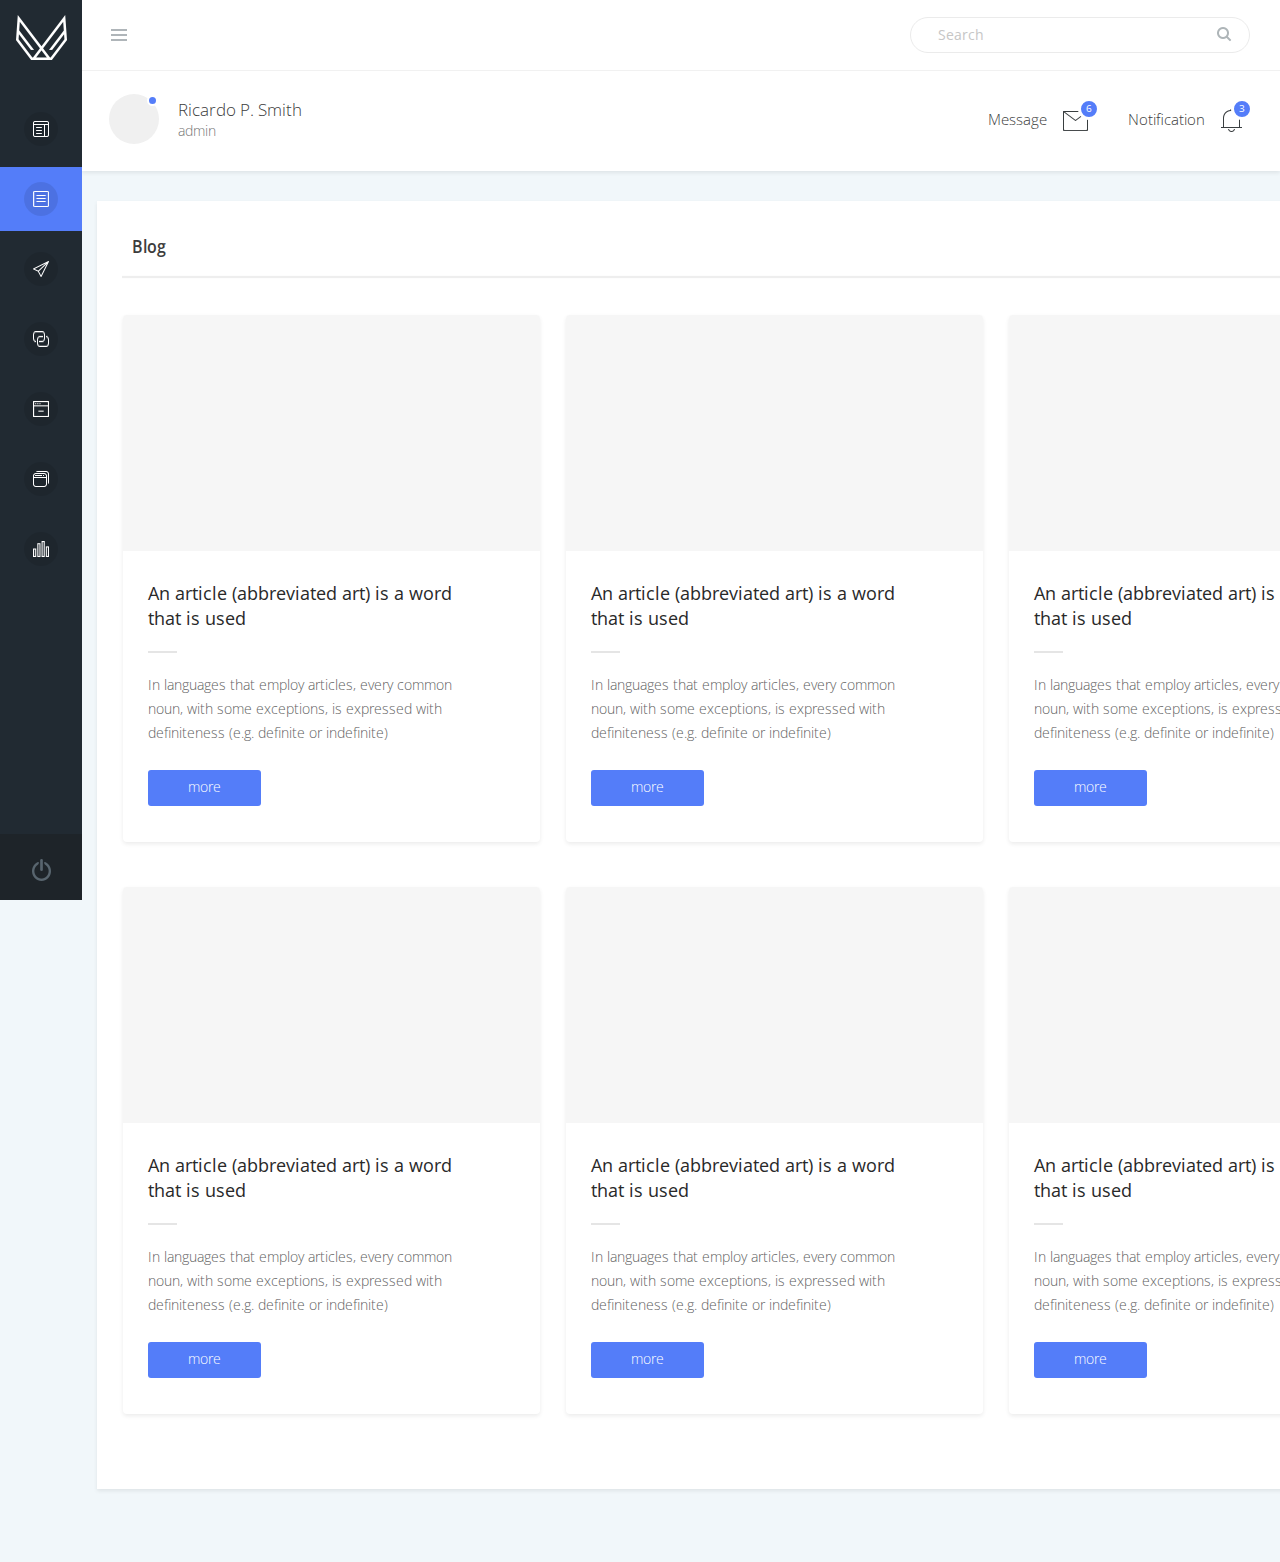
<file: Blog-2/index.html>
<!DOCTYPE html>
  <head>
    <title>Blog</title>
    <meta charset = "UTF-8">
    <meta name="viewport" content="width=device-width, initial-scale=1.0">
    <link rel='stylesheet' href='https://fonts.googleapis.com/css?family=Open Sans'>
    <link rel='stylesheet' href='style.css'/>
    <script src="https://ajax.googleapis.com/ajax/libs/jquery/3.3.1/jquery.min.js"></script>
    <script src="script.js"></script>
  </head>
  <body>

    <!-- Header -->
    <header>
      <!-- Toggle button -->
      <button id="toggle">
        <div class="line"></div>
        <div class="line"></div>
        <div class="line"></div>
      </button>

      <!-- Search form -->
      <form id="search">
        <input type="text" placeholder="Search">
        <button>
          <img src="images/header/search.png" alt="search icon">
        </button>
      </form>
      
      <div class="divider"></div>

      <!-- Profile -->
      <div class="profile">
        <div class="avatar">
          <div class="online"></div>
        </div>
        <p class="name">
          Ricardo P. Smith
          <span class="admin">admin</span>
        </p>
      </div>

      <!-- Notifications -->
      <!-- Message -->
      <div class="notifications">
        <a href="#" class="message">
          Message
          <img src="images/header/mail.png" alt="mail icon">
          <span>6</span>
        </a>

        <!-- Notification -->
        <a href="#" class="notification">
          Notification
          <img src="images/header/notification.png" alt="notification icon">
          <span>3</span>
        </a>
      </div>
    </header>

    <!-- Sidebar -->
    <aside class="small">
      <img class="logo" src="images/sidebar/logo.png">
      <h1 class="title">Foxy</h1>

      <!-- Navigation -->
      <nav>
        <a href="#">
          <div class="circle">
            <img src="images/sidebar/layouts.png" alt="icon">
          </div>
          <span class="name">Layouts</span>
          <span class="plus">+</span>
          <span class="minus">-</span>
        </a>
        <a href="#" class="active">
          <div class="circle">
            <img src="images/sidebar/pages.png" alt="icon">
          </div>
          <span class="name">Pages</span>
          <span class="plus">+</span>
          <span class="minus">-</span>          
        </a>
        <a href="#">
          <div class="circle">
            <img src="images/sidebar/apps.png" alt="icon">
          </div>
          <span class="name">Apps</span>
          <span class="plus">+</span>
          <span class="minus">-</span>
        </a>
        <a href="#">
          <div class="circle">
            <img src="images/sidebar/widgets.png" alt="icon">
          </div>
          <span class="name">Widgets</span>
          <span class="plus">+</span>
          <span class="minus">-</span>
        </a>
        <a href="#">
          <div class="circle">
            <img src="images/sidebar/forms.png" alt="icon">
          </div>
          <span class="name">Forms</span>
          <span class="plus">+</span>
          <span class="minus">-</span>
        </a>
        <a href="#">
          <div class="circle">
            <img src="images/sidebar/tables.png" alt="icon">
          </div>
          <span class="name">Tables</span>
          <span class="plus">+</span>
          <span class="minus">-</span>
        </a>
        <a href="#">
          <div class="circle">
            <img src="images/sidebar/charts.png" alt="icon">
          </div>
          <span class="name">Charts</span>
          <span class="plus">+</span>
          <span class="minus">-</span>
        </a>
        <!-- Logout -->
        <a href="#" class="logout">
          <img src="images/sidebar/logout.png" alt="icon">
          <span>Logout</span>
        </a>
        
        <!-- 2nd column -->
        <div class="col2">
          <a href="#">Errors<div class="dot"></div></a>
          <a href="#" class="active">Gallery<div class="dot"></div></a>
          <a href="#">FAQ</a>
          <a href="#">Search</a>
          <a href="#">Forgot Password<div class="dot"></div></a>
          <a href="#">Login<div class="dot"></div></a>
          <a href="#">Registration</a>
          <a href="#">User List</a>
          <a href="#">E-mail</a>
          <a href="#">Blank Page</a>
        </div>
      </nav>
    </aside>
    
    <!-- Main -->
    <main>
      <section class="blog">
        <h2 class="title">Blog</h1>
        <div class="articles"></div>
      </section>
    </main>
    
  </body>
</html>
</file>
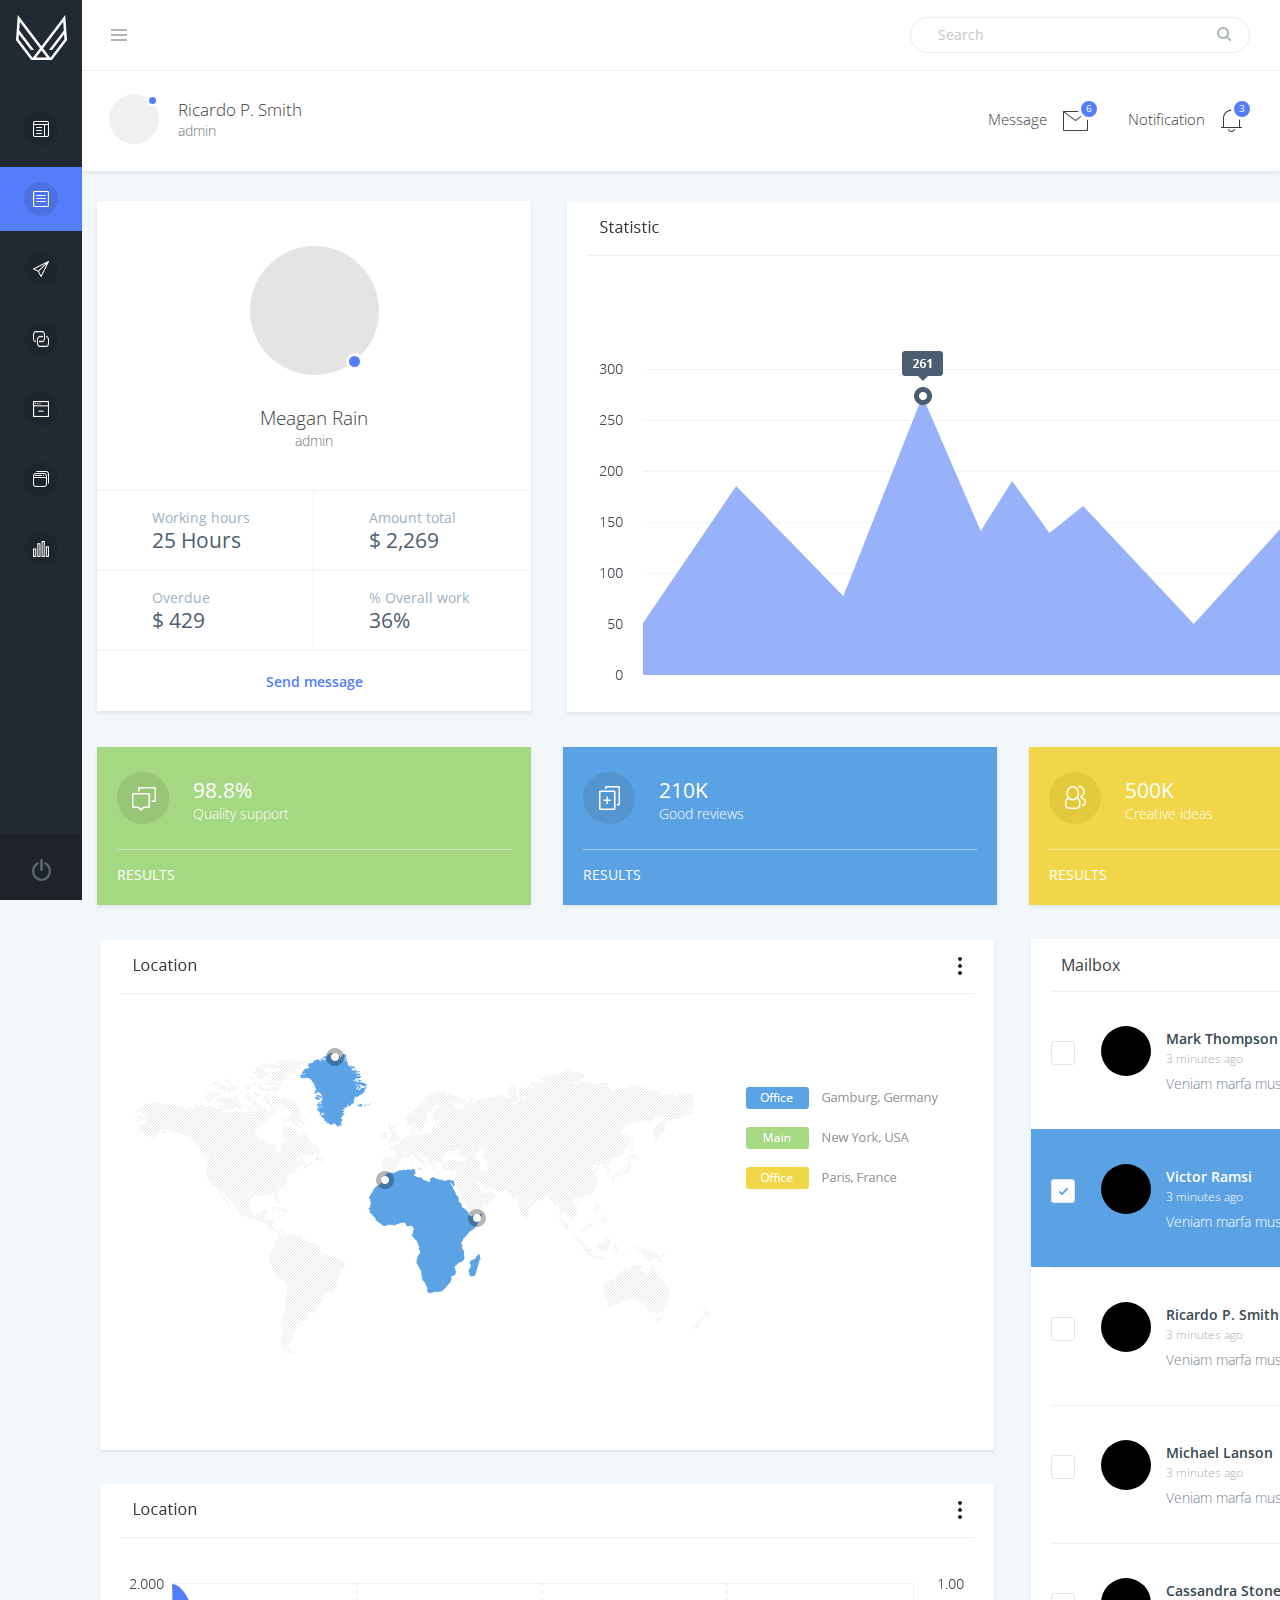
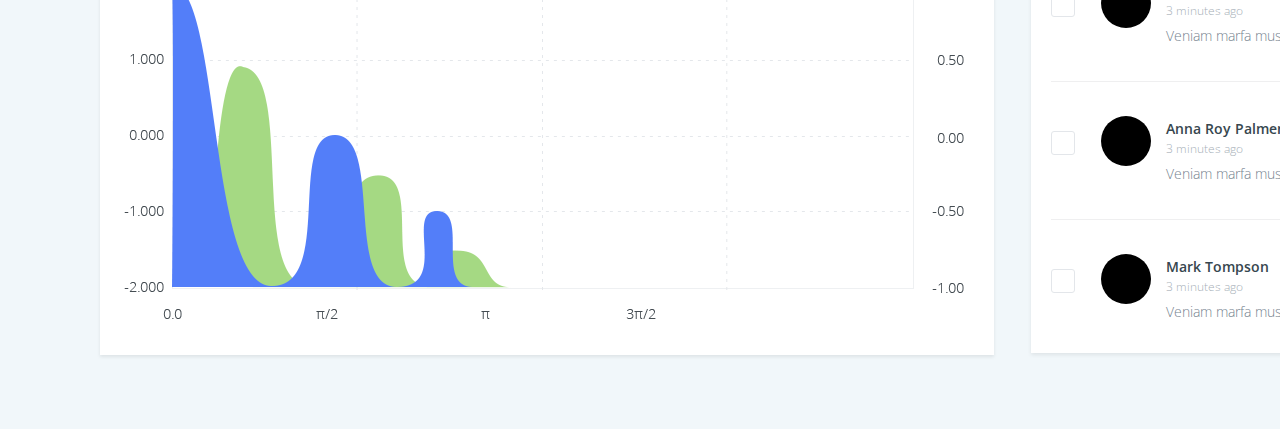
<file: Widgets-2/index.html>
<!DOCTYPE html>
  <head>
    <title>Widgets</title>
    <meta charset = "UTF-8">
    <meta name="viewport" content="width=device-width, initial-scale=1.0">
    <link rel='stylesheet' href='https://fonts.googleapis.com/css?family=Open Sans'>
    <link rel="stylesheet" href="https://fonts.googleapis.com/css?family=Montserrat">
    <link rel='stylesheet' href='style.css'/>
    <script src="https://ajax.googleapis.com/ajax/libs/jquery/3.3.1/jquery.min.js"></script>
    <script src="script.js"></script>
  </head>
  <body>

    <!-- Header -->
    <header>
      <!-- Toggle button -->
      <button id="toggle">
        <div class="line"></div>
        <div class="line"></div>
        <div class="line"></div>
      </button>

      <!-- Search form -->
      <form id="search">
        <input type="text" placeholder="Search">
        <button>
          <img src="images/header/search.png" alt="search icon">
        </button>
      </form>
      
      <div class="divider"></div>

      <!-- Profile -->
      <div class="profile">
        <div class="avatar">
          <div class="online"></div>
        </div>
        <p class="name">
          Ricardo P. Smith
          <span class="admin">admin</span>
        </p>
      </div>

      <!-- Notifications -->
      <!-- Message -->
      <div class="notifications">
        <a href="#" class="message">
          Message
          <img src="images/header/mail.png" alt="mail icon">
          <span>6</span>
        </a>

        <!-- Notification -->
        <a href="#" class="notification">
          Notification
          <img src="images/header/notification.png" alt="notification icon">
          <span>3</span>
        </a>
      </div>
    </header>

    <!-- Sidebar -->
    <aside class="small">
      <img class="logo" src="images/sidebar/logo.png">
      <h1 class="title">Foxy</h1>

      <!-- Navigation -->
      <nav>
        <a href="#">
          <div class="circle">
            <img src="images/sidebar/layouts.png" alt="icon">
          </div>
          <span class="name">Layouts</span>
          <span class="plus">+</span>
          <span class="minus">-</span>
        </a>
        <a href="#" class="active">
          <div class="circle">
            <img src="images/sidebar/pages.png" alt="icon">
          </div>
          <span class="name">Pages</span>
          <span class="plus">+</span>
          <span class="minus">-</span>          
        </a>
        <a href="#">
          <div class="circle">
            <img src="images/sidebar/apps.png" alt="icon">
          </div>
          <span class="name">Apps</span>
          <span class="plus">+</span>
          <span class="minus">-</span>
        </a>
        <a href="#">
          <div class="circle">
            <img src="images/sidebar/widgets.png" alt="icon">
          </div>
          <span class="name">Widgets</span>
          <span class="plus">+</span>
          <span class="minus">-</span>
        </a>
        <a href="#">
          <div class="circle">
            <img src="images/sidebar/forms.png" alt="icon">
          </div>
          <span class="name">Forms</span>
          <span class="plus">+</span>
          <span class="minus">-</span>
        </a>
        <a href="#">
          <div class="circle">
            <img src="images/sidebar/tables.png" alt="icon">
          </div>
          <span class="name">Tables</span>
          <span class="plus">+</span>
          <span class="minus">-</span>
        </a>
        <a href="#">
          <div class="circle">
            <img src="images/sidebar/charts.png" alt="icon">
          </div>
          <span class="name">Charts</span>
          <span class="plus">+</span>
          <span class="minus">-</span>
        </a>
        <!-- Logout -->
        <a href="#" class="logout">
          <img src="images/sidebar/logout.png" alt="icon">
          <span>Logout</span>
        </a>
        
        <!-- 2nd column -->
        <div class="col2">
          <a href="#">Errors<div class="dot"></div></a>
          <a href="#" class="active">Gallery<div class="dot"></div></a>
          <a href="#">FAQ</a>
          <a href="#">Search</a>
          <a href="#">Forgot Password<div class="dot"></div></a>
          <a href="#">Login<div class="dot"></div></a>
          <a href="#">Registration</a>
          <a href="#">User List</a>
          <a href="#">E-mail</a>
          <a href="#">Blank Page</a>
        </div>
      </nav>
    </aside>
    
    <!-- Main -->
    <main>

      <div class="group">
        <!-- Profile -->
        <section class="profile">

          <!-- Profile info -->
          <div class="info">

            <div class="avatar">
              <div class="online"></div>
            </div>

            <p class="name">
              Meagan Rain
              <span class="admin">admin</span>
            </p>

          </div>

          <!-- Profile details -->
          <div class="details">
            <span>Working hours</span>
            <p>25 Hours</p>
          </div>

          <div class="details">
            <span>Amount total</span>
            <p>$ 2,269</p>
          </div>

          <div class="details">
            <span>Overdue</span>
            <p>$ 429</p>
          </div>

          <div class="details">
            <span>% Overall work</span>
            <p>36%</p>
          </div>

          <!-- Send message -->
          <a href="#">Send message</a>
        </section>

        <!-- Statistics image -->
        <img src="images/statistics-img.png" alt="user statistics" class="statistics-img">
        
        <!-- Statistics bar -->
        <section class="statistics-bar">

          <div class="statistic 1">
            <div class="circle">
              <img src="images/icon1.png" alt="icon">
            </div>
            <p class="stat">
              98.8%
              <span>Quality support</span>
            </p>
            <p class="results">RESULTS</p>
          </div>

          <div class="statistic 2">
            <div class="circle">
              <img src="images/icon2.png" alt="icon">
            </div>
            <p class="stat">
              210K
              <span>Good reviews</span>
            </p>
            <p class="results">RESULTS</p>
          </div>

          <div class="statistic 3">
            <div class="circle">
              <img src="images/icon3.png" alt="icon">
            </div>
            <p class="stat">
              500K
              <span>Creative ideas</span>
            </p>
            <p class="results">RESULTS</p>
          </div>
        </section>

        <!-- Location image -->
        <img src="images/location-img.png" alt="user location" class="location-img">

        <!-- Mailbox -->
        <form class="mailbox">
          <p class="title">Mailbox</p>
          <button class="options">
            <img src="images/options.png">
          </button>
        </form>
      </div>
    </main>
    
  </body>
</html>
</file>
<file: Blog-2/style.css>
* {
  box-sizing: border-box;
}

body {
  margin: 0px;
  padding: 0px 0px 0px 82px;
  background-color: #F1F7FA;
  width: 100%;
}

a:link, a:visited {
  text-decoration: none;
}

a:active {
  outline: none;
}

button {
  border: none;
  background-color: transparent;
  cursor: pointer;
  overflow: hidden;
}

header {
  background-color: #ffffff;
  box-shadow: 0px 2px 4px 0px rgba(0, 0, 0, 0.08);
  width: 100%;
  height: 171px;
  overflow: hidden;
  clear: both;
}

header #toggle {
  padding: 5px;
  float: left;
  margin: 24px;
}

header #toggle .line {
  width: 16px;
  height: 2px;
  margin-bottom: 3px;
  background-color: #afb5b9;
}

header #toggle .line:nth-of-type(3) {
  margin-bottom: 0px;
}

header #search {
  border-style: solid;
  border-width: 1px;
  border-color: #ebebeb;
  border-radius: 25px;
  width: 340px;
  height: 36px;
  background-color: rgba(236, 239, 241, 0);
  position: relative;
  float: right;
  margin: 17px 30px;
}

header #search input {
  color: #c6c6c6;
  font-family: "Open Sans";
  font-size: 14px;
  font-weight: 400;
  text-align: left;
  border: none;
  height: 30px;
  width: 260px;
  position: absolute;
  top: 2px;
  left: 25px;
  padding-bottom: 3px;
}

header #search ::placeholder {
  color: #c6c6c6;
  opacity: 1;
}

header #search button {
  margin: 0px;
  padding: 0px;
  background-color: transparent;
  border: none;
  width: 30px;
  height: 30px;
  padding: 7px;
  overflow: hidden;
  cursor: pointer;
  position: absolute;
  top: 2px;
  right: 10px;
}

header .divider {
  height: 1px;
  width: 100%;
  clear: both;
  background-color: #f1f1f1;
}

header .profile {
  display: inline-block;
  margin: 18px 0px 0px 22px;
  padding: 5px;
}

header .profile .avatar {
  display: inline-block;
  border-radius: 50%;
  background-color: #f0f0f0;
  width: 50px;
  height: 50px;
  position: relative;
  vertical-align: top;
}

header .profile .online {
  display: inline-block;
  border-radius: 50%;
  border-style: solid;
  border-color: #ffffff;
  background-color: #547df9;
  width: 11px;
  height: 11px;
  border-width: 2px;
  position: absolute;
  top: 1px;
  right: 1px;
}

header .profile .name, header .profile .admin {
  text-align: left;
  font-family: "Open Sans";
  font-weight: 300;
  margin: 0px;
  padding: 0px;
}

header .profile .name {
  display: inline-block;
  color: #3c3c3c;
  font-size: 17px;
  margin: 4px 0px 0px 15px;
}

header .profile .admin {
  display: block;
  color: #757575;
  font-size: 14px;
}

header .notifications {
  float: right;
  margin: 38px 2px 0px 0px;
}

header .notifications .message, header .notifications .notification {
  display: inline-block;
  font-family: "Open Sans";
  color: #3c3c3c;
  font-size: 15px;
  font-weight: 300;
  text-align: left;
  margin: 0px 36px 0px 0px;
  position: relative;
}

header .notifications .message img, header .notifications .notification img {
  vertical-align: middle;
  margin: 0px 0px 0px 12px;
}

header .notifications .message span, header .notifications .notification span {
  display: inline-block;
  border-width: 3px;
  border-style: solid;
  border-color: #ffffff;
  border-radius: 25px;
  background-color: #547df9;
  position: absolute;
  top: -11px;
  left: 90%;
  text-align: center;
  font-family: "Open Sans";
  color: white;
  font-size: 10px;
  font-weight: 400;
  height: 22px;
  min-width: 22px;
  max-width: 47px;
  overflow: hidden;
  padding: 0px 5px;
}

main {
  display: inline-block;
  width: 100%;
  margin: 0px;
  padding: 15px 0px 50px;
  text-align: center;
  overflow: hidden;
}

main .blog {
  display: inline-block;
  background-color: white;
  box-shadow: 0px 2px 4px 0px rgba(0, 0, 0, 0.08);
  width: 1355px;
  padding: 25px;
  margin: 15px;
  overflow: hidden;
}

main .blog .title {
  font-family: "Open Sans";
  color: #3c3c3c;
  font-size: 16px;
  font-weight: 600;
  text-align: left;
  transform: scaleY(1.1279);
  padding: 10px 10px 15px;
  margin: 0px;
  border-bottom: 2px solid #eeeeee;
}

main .blog .articles {
  width: 100%;
  display: grid;
  grid-template-columns: repeat(auto-fill, minmax(417px, 1fr));
  grid-template-rows: repeat(auto-fit, 1fr);
  grid-gap: 45px 25px;
  justify-items: center;
  padding: 40px 0px 50px;
}

main .blog .articles .box {
  border-radius: 4px;
  background-color: white;
  box-shadow: 0px 2px 4px 0px rgba(0, 0, 0, 0.08);
  width: 417px;
  height: 527px;
  padding: 0px;
  margin: 0px;
  text-align: left;
  overflow: hidden;
  max-width: 100%;
}

main .blog .articles .box .background {
  width: 100%;
  height: 236px;
  background-color: #f6f6f6;
}

main .blog .articles .box .content {
  width: 100%;
  background-color: white;
  padding: 30px 70px 30px 25px;
}

main .blog .articles .box .content .box-title {
  font-family: "Open Sans";
  color: #292929;
  font-size: 18px;
  font-weight: 400;
  line-height: 25px;
  text-align: left;
  padding: 0px;
  margin: 0px 0px 20px;
}

main .blog .articles .box .content .line {
  background-color: #e5e5e5;
  width: 29px;
  height: 2px;
  margin: 0px 0px 20px;
}

main .blog .articles .box .content .text {
  font-family: "Open Sans";
  color: #626262;
  font-size: 14px;
  font-weight: 300;
  line-height: 24px;
  text-align: left;
  padding: 0px;
  margin: 0px 0px 25px;
}

main .blog .articles .box .content .more {
  display: inline-block;
  border-radius: 3px;
  background-color: #547df9;
  color: white;
  width: 113px;
  height: 36px;
  font-family: "Open Sans";
  font-size: 14px;
  font-weight: 300;
  line-height: 24px;
  text-align: center;
  margin: 0px;
  padding: 5px 0px;
}

aside {
  width: 250px;
  height: 100%;
  position: fixed;
  top: 0;
  left: 0;
  background-color: #212a32;
  padding: 15px 10px;
}

aside.shadow {
  background: linear-gradient(90deg, transparent 87%, rgba(0, 0, 0, 0.01) 88%, rgba(0, 0, 0, 0.3) 100%);
  background-color: #212a32;
}

aside .logo {
  display: inline-block;
  margin: 0px 0px 0px 6px;
}

aside .title {
  display: inline-block;
  font-family: 'Montserrat', sans-serif;
  color: white;
  font-size: 22px;
  font-weight: 700;
  line-height: 20px;
  letter-spacing: 1px;
  text-align: left;
  vertical-align: top;
  margin: 15px 0px 0px 15px;
}

aside nav {
  margin-top: 30px;
}

aside nav > a {
  display: inline-block;
  height: 64px;
  width: 100%;
  margin: 3px 0px;
  border-radius: 5px;
  clear: both;
}

aside nav > a:hover {
  background-color: rgba(0, 0, 0, 0.09);
}

aside nav > a.active {
  background-color: #2a3845;
}

aside nav > a.current {
  box-shadow: 0px 0px 15px 5px rgba(0, 0, 0, 0.15);
}

aside nav > a.current .plus {
  display: none;
}

aside nav > a.current .minus {
  display: inline-block;
}

aside nav > a .circle {
  display: inline-block;
  border-radius: 50%;
  background-color: rgba(0, 0, 0, 0.09);
  width: 34px;
  height: 34px;
  margin: 15px 0px 0px 14px;
  overflow: hidden;
}

aside nav > a .circle img {
  width: 16px;
  height: 16px;
  margin: 9px;
}

aside nav > a .name {
  display: inline-block;
  font-family: "Open Sans";
  color: white;
  font-size: 14px;
  font-weight: 500;
  line-height: 20px;
  text-align: left;
  vertical-align: top;
  margin: 21px 0px 0px 15px;
}

aside nav > a .plus, aside nav > a .minus {
  display: inline-block;
  width: 15px;
  float: right;
  color: white;
  font-weight: 600;
  font-size: 18px;
  margin: 20px 25px 0px;
  text-align: center;
}

aside nav > a .minus {
  display: none;
  font-size: 30px;
  margin-top: 10px;
}

aside nav > a.logout {
  display: inline-block;
  width: 100%;
  height: 66px;
  margin: 0px;
  border-radius: 0;
  background-color: #1e2429;
  position: absolute;
  bottom: 0;
  left: 0;
}

aside nav > a.logout.shadow {
  background: linear-gradient(90deg, transparent 87%, rgba(0, 0, 0, 0.01) 88%, rgba(0, 0, 0, 0.3) 100%);
  background-color: #1e2429;
}

aside nav > a.logout img {
  margin: 25px 0px 0px 25px;
  vertical-align: bottom;
}

aside nav > a.logout span {
  display: inline-block;
  font-family: "Open Sans";
  color: #4f5a62;
  font-size: 14px;
  font-weight: 400;
  line-height: 20px;
  text-align: left;
  margin-left: 10px;
}

aside nav .col2 {
  display: none;
  width: 261px;
  height: 100%;
  padding: 50px 20px;
  background-color: #2a3845;
  position: fixed;
  top: 0;
  left: 230px;
  z-index: 1;
}

aside nav .col2.visible {
  display: block;
}

aside nav .col2 > a {
  display: inline-block;
  width: 221px;
  height: 36px;
  margin: 4px 0px;
  padding: 8px 10px;
  font-family: "Open Sans";
  color: white;
  font-size: 14px;
  font-weight: 400;
  border-radius: 5px;
  text-align: left;
  position: relative;
}

aside nav .col2 > a:hover {
  background-color: rgba(0, 0, 0, 0.09);
}

aside nav .col2 > a.active {
  background-color: #496fdf;
}

aside nav .col2 > a .dot {
  border-radius: 50%;
  background-color: #ffffff;
  width: 6px;
  height: 6px;
  position: absolute;
  top: 14px;
  right: 10px;
}

aside.small {
  width: 82px;
  padding: 0px;
  text-align: center;
}

aside.small a {
  border-radius: 0;
}

aside.small a.active {
  background-color: #547df9;
  box-shadow: none;
}

aside.small .title, aside.small nav span, aside.small .logout span {
  display: none;
}

aside.small .logo, aside.small nav .circle {
  margin: 15px 0px 0px;
}

aside.small .logout img {
  margin: 25px 0px 0px;
}
</file>
<file: Widgets-2/style.css>
* {
  box-sizing: border-box;
}

body {
  margin: 0px;
  padding: 0px 0px 0px 82px;
  background-color: #F1F7FA;
  width: 100%;
}

a:link, a:visited {
  text-decoration: none;
}

a:active {
  outline: none;
}

button {
  border: none;
  background-color: transparent;
  cursor: pointer;
  overflow: hidden;
}

header .divider {
  height: 1px;
  width: 100%;
}

header {
  background-color: #ffffff;
  box-shadow: 0px 2px 4px 0px rgba(0, 0, 0, 0.08);
  width: 100%;
  height: 171px;
  overflow: hidden;
  clear: both;
}

header #toggle {
  padding: 5px;
  float: left;
  margin: 24px;
}

header #toggle .line {
  width: 16px;
  height: 2px;
  margin-bottom: 3px;
  background-color: #afb5b9;
}

header #toggle .line:nth-of-type(3) {
  margin-bottom: 0px;
}

header #search {
  border-style: solid;
  border-width: 1px;
  border-color: #ebebeb;
  border-radius: 25px;
  width: 340px;
  height: 36px;
  background-color: rgba(236, 239, 241, 0);
  position: relative;
  float: right;
  margin: 17px 30px;
}

header #search input {
  color: #c6c6c6;
  font-family: "Open Sans";
  font-size: 14px;
  font-weight: 400;
  text-align: left;
  border: none;
  height: 30px;
  width: 260px;
  position: absolute;
  top: 2px;
  left: 25px;
  padding-bottom: 3px;
}

header #search ::placeholder {
  color: #c6c6c6;
  opacity: 1;
}

header #search button {
  margin: 0px;
  padding: 0px;
  background-color: transparent;
  border: none;
  width: 30px;
  height: 30px;
  padding: 7px;
  overflow: hidden;
  cursor: pointer;
  position: absolute;
  top: 2px;
  right: 10px;
}

header .divider {
  clear: both;
  background-color: #f1f1f1;
}

header .profile {
  display: inline-block;
  margin: 18px 0px 0px 22px;
  padding: 5px;
}

header .profile .avatar {
  display: inline-block;
  border-radius: 50%;
  background-color: #f0f0f0;
  width: 50px;
  height: 50px;
  position: relative;
  vertical-align: top;
}

header .profile .online {
  display: inline-block;
  border-radius: 50%;
  border-style: solid;
  border-color: #ffffff;
  background-color: #547df9;
  width: 11px;
  height: 11px;
  border-width: 2px;
  position: absolute;
  top: 1px;
  right: 1px;
}

header .profile .name, header .profile .admin {
  text-align: left;
  font-family: "Open Sans";
  font-weight: 300;
  margin: 0px;
  padding: 0px;
}

header .profile .name {
  display: inline-block;
  color: #3c3c3c;
  font-size: 17px;
  margin: 4px 0px 0px 15px;
}

header .profile .admin {
  display: block;
  color: #757575;
  font-size: 14px;
}

header .notifications {
  float: right;
  margin: 38px 2px 0px 0px;
}

header .notifications .message, header .notifications .notification {
  display: inline-block;
  font-family: "Open Sans";
  color: #3c3c3c;
  font-size: 15px;
  font-weight: 300;
  text-align: left;
  margin: 0px 36px 0px 0px;
  position: relative;
}

header .notifications .message img, header .notifications .notification img {
  vertical-align: middle;
  margin: 0px 0px 0px 12px;
}

header .notifications .message span, header .notifications .notification span {
  display: inline-block;
  border-width: 3px;
  border-style: solid;
  border-color: #ffffff;
  border-radius: 25px;
  background-color: #547df9;
  position: absolute;
  top: -11px;
  left: 90%;
  text-align: center;
  font-family: "Open Sans";
  color: white;
  font-size: 10px;
  font-weight: 400;
  height: 22px;
  min-width: 22px;
  max-width: 47px;
  overflow: hidden;
  padding: 0px 5px;
}

main {
  display: inline-block;
  width: 100%;
  overflow: hidden;
  margin: 0px;
  padding: 15px 0px 50px;
  text-align: center;
}

main .group {
  display: inline-block;
  max-width: 1370px;
  margin: 15px;
  clear: both;
}

main .group .profile {
  display: inline-block;
  width: 434px;
  height: 510px;
  background-color: #ffffff;
  box-shadow: 0px 2px 4px 0px rgba(0, 0, 0, 0.08);
  text-align: center;
  margin: 0px 15px 15px 0px;
  float: left;
  overflow: hidden;
}

main .group .profile .info {
  width: 100%;
  padding: 45px 0px 40px;
}

main .group .profile .avatar {
  margin: 0 auto 30px;
  border-radius: 50%;
  background-color: #e4e4e4;
  width: 129px;
  height: 129px;
  position: relative;
}

main .group .profile .avatar .online {
  display: inline-block;
  border-radius: 50%;
  border-style: solid;
  border-color: #ffffff;
  background-color: #547df9;
  width: 17px;
  height: 17px;
  border-width: 3px;
  position: absolute;
  bottom: 5px;
  right: 16px;
}

main .group .profile .name, main .group .profile .admin {
  text-align: center;
  font-family: "Open Sans";
  font-weight: 300;
  margin: 0px;
  padding: 0px;
}

main .group .profile .name {
  display: inline-block;
  color: #3c3c3c;
  font-size: 19px;
}

main .group .profile .admin {
  display: block;
  color: #757575;
  font-size: 14px;
}

main .group .profile .details {
  display: inline-block;
  width: 50%;
  padding: 21px 0px 21px 55px;
  border-top: 1px solid #f1f1f1;
}

main .group .profile .details p {
  font-family: "Open Sans";
  color: #4c5e70;
  font-size: 21px;
  font-weight: 400;
  line-height: 18px;
  text-align: left;
  margin: 0px;
}

main .group .profile .details span {
  display: block;
  font-family: "Open Sans";
  color: #9eb1c3;
  font-size: 14px;
  font-weight: 400;
  line-height: 12px;
  text-align: left;
  padding-bottom: 7px;
}

main .group .profile .details:nth-child(2), main .group .profile .details:nth-child(4) {
  float: left;
  border-right: 1px solid #f1f1f1;
}

main .group .profile .details:nth-child(3), main .group .profile .details:nth-child(5) {
  float: right;
}

main .group .profile .details:nth-child(4), main .group .profile .details:nth-child(5) {
  border-bottom: 1px solid #f1f1f1;
}

main .group .profile a {
  display: inline-block;
  margin: 24px;
  font-family: "Open Sans";
  color: #547df9;
  font-size: 14px;
  font-weight: 600;
  line-height: 14.4px;
}

main .group .statistics-img {
  display: inline-block;
  margin: 0px 0px 15px 15px;
  padding: 0px;
  width: 901px;
  height: 516px;
  float: right;
}

main .group .statistics-bar {
  display: inline-block;
  margin: 15px 0px;
  width: 1368px;
  text-align: center;
  clear: both;
}

main .group .statistics-bar .statistic {
  display: inline-block;
  background-color: #a4d882;
  box-shadow: 0px 2px 4px 0px rgba(0, 0, 0, 0.08);
  width: 434px;
  width: 31.72515%;
  height: 158px;
  float: left;
  text-align: left;
  padding: 25px 20px;
}

main .group .statistics-bar .circle {
  display: inline-block;
  border-radius: 50%;
  width: 52px;
  height: 52px;
  margin: 0px 20px 25px 0px;
  vertical-align: top;
}

main .group .statistics-bar .statistic:nth-child(1) {
  margin-right: 16px;
  background-color: #a4d882;
}

main .group .statistics-bar .statistic:nth-child(1) .circle {
  background-color: #96c576;
}

main .group .statistics-bar .statistic:nth-child(2) {
  margin-right: 16px;
  margin-left: 16px;
  background-color: #5ba2e4;
}

main .group .statistics-bar .statistic:nth-child(2) .circle {
  background-color: #5494cf;
}

main .group .statistics-bar .statistic:nth-child(2) img {
  padding: 14px 16px;
}

main .group .statistics-bar .statistic:nth-child(3) {
  margin-left: 16px;
  background-color: #f0d648;
}

main .group .statistics-bar .statistic:nth-child(3) .circle {
  background-color: #e2c93e;
}

main .group .statistics-bar .statistic:nth-child(3) img {
  padding: 14px 16px;
}

main .group .statistics-bar .stat {
  display: inline-block;
  font-family: "Open Sans";
  color: white;
  font-size: 21px;
  font-weight: 400;
  text-align: left;
  margin: 4px 0px;
  vertical-align: top;
}

main .group .statistics-bar span {
  display: block;
  font-size: 14px;
  font-weight: 300;
}

main .group .statistics-bar .results {
  font-family: "Open Sans";
  color: white;
  font-size: 14px;
  font-weight: 400;
  margin: 0px;
  padding: 15px 0px 0px;
  border-top: 1px solid rgba(255, 255, 255, 0.43);
}

main .group .location-img {
  display: inline-block;
  margin: 15px 15px 0px 0px;
  float: left;
  padding: 0px;
}

main .group .mailbox {
  display: inline-block;
  width: 434px;
  height: 1014px;
  background-color: #ffffff;
  box-shadow: 0px 2px 4px 0px rgba(0, 0, 0, 0.08);
  text-align: left;
  margin: 15px 0px 0px 15px;
  float: right;
}

main .group .mailbox .title {
  display: inline-block;
  font-family: "Open Sans";
  color: #3c3c3c;
  font-size: 16px;
  font-weight: 400;
  margin: 15px 30px;
}

main .group .mailbox .options {
  margin: 15px 25px;
  padding: 0px 6px;
  float: right;
}

main .group .mailbox .box {
  height: 138px;
  position: relative;
}

main .group .mailbox .box .line {
  background-color: rgba(48, 57, 63, 0.08);
  width: 394px;
  height: 1px;
  margin: 0 auto;
}

main .group .mailbox .box .circle {
  display: inline-block;
  border-radius: 50%;
  background-color: black;
  width: 50px;
  height: 50px;
  margin: 0px;
  position: absolute;
  top: 35px;
  left: 70px;
}

main .group .mailbox .box .sender {
  display: inline-block;
  font-family: "Open Sans";
  color: #37474f;
  font-size: 14px;
  font-weight: 600;
  text-align: left;
  margin: 0px;
  position: absolute;
  top: 38px;
  left: 135px;
}

main .group .mailbox .box .time {
  display: block;
  font-family: "Open Sans";
  color: #a7b0b8;
  font-size: 12px;
  font-weight: 300;
  text-align: left;
  margin-top: 2px;
}

main .group .mailbox .box .message {
  display: block;
  font-family: "Open Sans";
  color: #76838f;
  font-size: 14px;
  font-weight: 200;
  text-align: left;
  margin-top: 7px;
}

main .group .mailbox .box .checkbox {
  visibility: hidden;
}

main .group .mailbox .box label {
  position: absolute;
  width: 24px;
  height: 24px;
  top: 50px;
  left: 20px;
  border-radius: 3px;
  border-style: solid;
  border-width: 1px;
  border-color: #e3e6ea;
  background-color: white;
  cursor: pointer;
  z-index: 1;
}

main .group .mailbox .box .checkbox:checked + label {
  background-image: url(images/check.png);
  background-repeat: no-repeat;
  background-position: 7px 8px;
}

main .group .mailbox .box.active {
  background-color: #5ba2e4;
}

main .group .mailbox .box.active .sender, main .group .mailbox .box.active .time, main .group .mailbox .box.active .message {
  color: white;
}

main .group .mailbox .box.active .line {
  display: none;
}

aside {
  width: 250px;
  height: 100%;
  position: fixed;
  top: 0;
  left: 0;
  background-color: #212a32;
  padding: 15px 10px;
}

aside.shadow {
  background: linear-gradient(90deg, transparent 87%, rgba(0, 0, 0, 0.01) 88%, rgba(0, 0, 0, 0.3) 100%);
  background-color: #212a32;
}

aside .logo {
  display: inline-block;
  margin: 0px 0px 0px 6px;
}

aside .title {
  display: inline-block;
  font-family: 'Montserrat', sans-serif;
  color: white;
  font-size: 22px;
  font-weight: 700;
  line-height: 20px;
  letter-spacing: 1px;
  text-align: left;
  vertical-align: top;
  margin: 15px 0px 0px 15px;
}

aside nav {
  margin-top: 30px;
}

aside nav > a {
  display: inline-block;
  height: 64px;
  width: 100%;
  margin: 3px 0px;
  border-radius: 5px;
  clear: both;
}

aside nav > a:hover {
  background-color: rgba(0, 0, 0, 0.09);
}

aside nav > a.active {
  background-color: #2a3845;
}

aside nav > a.current {
  box-shadow: 0px 0px 15px 5px rgba(0, 0, 0, 0.15);
}

aside nav > a.current .plus {
  display: none;
}

aside nav > a.current .minus {
  display: inline-block;
}

aside nav > a .circle {
  display: inline-block;
  border-radius: 50%;
  background-color: rgba(0, 0, 0, 0.09);
  width: 34px;
  height: 34px;
  margin: 15px 0px 0px 14px;
  overflow: hidden;
}

aside nav > a .circle img {
  width: 16px;
  height: 16px;
  margin: 9px;
}

aside nav > a .name {
  display: inline-block;
  font-family: "Open Sans";
  color: white;
  font-size: 14px;
  font-weight: 500;
  line-height: 20px;
  text-align: left;
  vertical-align: top;
  margin: 21px 0px 0px 15px;
}

aside nav > a .plus, aside nav > a .minus {
  display: inline-block;
  width: 15px;
  float: right;
  color: white;
  font-weight: 600;
  font-size: 18px;
  margin: 20px 25px 0px;
  text-align: center;
}

aside nav > a .minus {
  display: none;
  font-size: 30px;
  margin-top: 10px;
}

aside nav > a.logout {
  display: inline-block;
  width: 100%;
  height: 66px;
  margin: 0px;
  border-radius: 0;
  background-color: #1e2429;
  position: absolute;
  bottom: 0;
  left: 0;
}

aside nav > a.logout.shadow {
  background: linear-gradient(90deg, transparent 87%, rgba(0, 0, 0, 0.01) 88%, rgba(0, 0, 0, 0.3) 100%);
  background-color: #1e2429;
}

aside nav > a.logout img {
  margin: 25px 0px 0px 25px;
  vertical-align: bottom;
}

aside nav > a.logout span {
  display: inline-block;
  font-family: "Open Sans";
  color: #4f5a62;
  font-size: 14px;
  font-weight: 400;
  line-height: 20px;
  text-align: left;
  margin-left: 10px;
}

aside nav .col2 {
  display: none;
  width: 261px;
  height: 100%;
  padding: 50px 20px;
  background-color: #2a3845;
  position: fixed;
  top: 0;
  left: 230px;
  z-index: 1;
}

aside nav .col2.visible {
  display: block;
}

aside nav .col2 > a {
  display: inline-block;
  width: 221px;
  height: 36px;
  margin: 4px 0px;
  padding: 8px 10px;
  font-family: "Open Sans";
  color: white;
  font-size: 14px;
  font-weight: 400;
  border-radius: 5px;
  text-align: left;
  position: relative;
}

aside nav .col2 > a:hover {
  background-color: rgba(0, 0, 0, 0.09);
}

aside nav .col2 > a.active {
  background-color: #496fdf;
}

aside nav .col2 > a .dot {
  border-radius: 50%;
  background-color: #ffffff;
  width: 6px;
  height: 6px;
  position: absolute;
  top: 14px;
  right: 10px;
}

aside.small {
  width: 82px;
  padding: 0px;
  text-align: center;
}

aside.small a {
  border-radius: 0;
}

aside.small a.active {
  background-color: #547df9;
  box-shadow: none;
}

aside.small .title, aside.small nav span, aside.small .logout span {
  display: none;
}

aside.small .logo, aside.small nav .circle {
  margin: 15px 0px 0px;
}

aside.small .logout img {
  margin: 25px 0px 0px;
}
</file>
